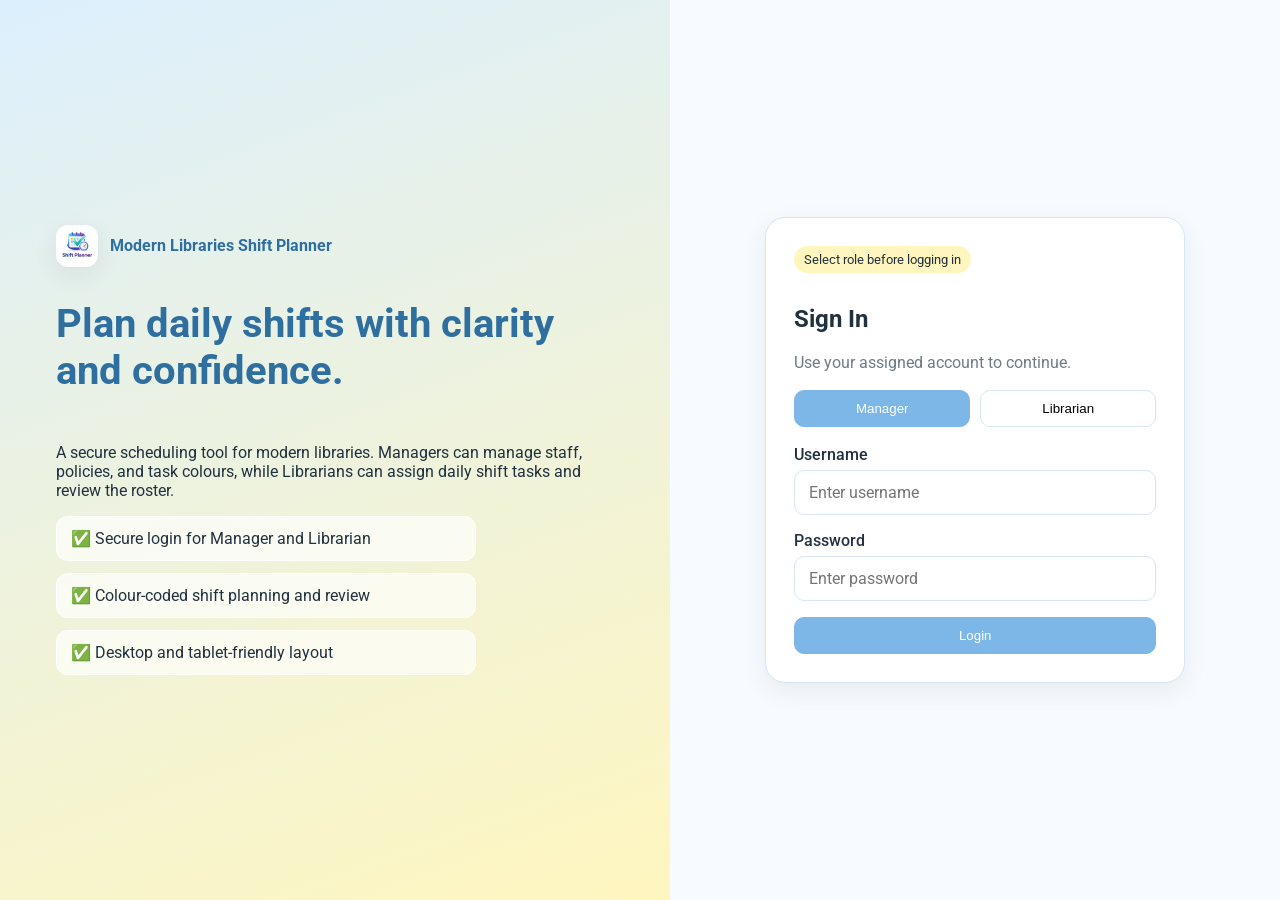
<file: src/main/resources/static/index.html>
<!DOCTYPE html>
<html lang="en">
<head>
  <meta charset="UTF-8" />
  <meta name="viewport" content="width=device-width, initial-scale=1.0" />
  <title>Shift Planner - Login</title>
  <link rel="preconnect" href="https://fonts.googleapis.com">
  <link rel="preconnect" href="https://fonts.gstatic.com" crossorigin>
  <link href="https://fonts.googleapis.com/css2?family=Roboto:wght@400;500;700&display=swap" rel="stylesheet">
  <link rel="stylesheet" href="style.css" />
</head>
<body>
  <section class="login-page">
    <div class="login-left">
      <div class="brand">
        <img src="assets/logo.jpg" alt="Shift Planner Logo" class="brand-badge" />
        <div>Modern Libraries Shift Planner</div>
      </div>

      <h1>Plan daily shifts with clarity and confidence.</h1>

      <p>
        A secure scheduling tool for modern libraries. Managers can manage staff, policies,
        and task colours, while Librarians can assign daily shift tasks and review the roster.
      </p>

      <div class="feature-list">
        <div class="feature-pill">✅ Secure login for Manager and Librarian</div>
        <div class="feature-pill">✅ Colour-coded shift planning and review</div>
        <div class="feature-pill">✅ Desktop and tablet-friendly layout</div>
      </div>
    </div>

    <div class="login-right">
      <div class="login-card">
        <div class="role-tag">Select role before logging in</div>
        <h2>Sign In</h2>
        <p class="subtle">Use your assigned account to continue.</p>

        <div id="loginError" class="error-msg">
          Incorrect credentials. Please check your username, password, and selected role.
        </div>

        <div class="role-switch">
          <button id="managerRoleBtn" class="active" type="button">Manager</button>
          <button id="librarianRoleBtn" type="button">Librarian</button>
        </div>

        <div class="form-group">
          <label for="username">Username</label>
          <input id="username" type="text" placeholder="Enter username" />
          </div>

        <div class="form-group">
          <label for="password">Password</label>
          <input id="password" type="password" placeholder="Enter password" />
          </div>

        <button class="btn btn-primary full-width" onclick="handleLogin()">Login</button>
        </div>
    </div>
  </section>

  <script src="script.js"></script>
</body>
</html>
</file>
<file: src/main/resources/static/style.css>
:root {
  --blue: #dceffd;
  --blue-strong: #7db7e8;
  --blue-dark: #2f6f9f;
  --yellow: #fff6bf;
  --yellow-strong: #f2dc6b;
  --white: #ffffff;
  --bg: #f7fbff;
  --text: #22313f;
  --muted: #6d7b88;
  --border: #d7e6f2;
  --shadow: 0 8px 24px rgba(34, 49, 63, 0.08);

  --desk: #4da3ff;
  --checkin: #f4c542;
  --picking: #4ecb71;
  --shelving: #d96df0;
  --meeting: #ff9f68;
  --lunch: #ffcf5a;
  --event: #45c7c7;
  --eventprep: #8f7cff;
  --closing: #ff7b7b;
  --training: #5f8bff;
  --block: #dad8c9;
  --bell: #ff8aa1;
  --roaming: #6ed3ff;
  --lunchcheckin: #f7b267;
  --lunchbell: #ffb3c7;
  --lunchroaming: #8ee3ef;
  --optional: #c7d2e2;
  --offsite: #444444;
}

* {
  box-sizing: border-box;
}

body {
  margin: 0;
  font-family: 'Roboto', sans-serif;
  background: var(--bg);
  color: var(--text);
}

.hidden {
  display: none;
}

.topbar {
  background: linear-gradient(90deg, var(--blue), var(--yellow));
  border-bottom: 1px solid var(--border);
  padding: 14px 24px;
  display: flex;
  justify-content: space-between;
  align-items: center;
  flex-wrap: wrap;
}

.brand {
  display: flex;
  align-items: center;
  gap: 12px;
  font-weight: 700;
  color: var(--blue-dark);
}

.brand-badge {
  width: 42px;
  height: 42px;
  border-radius: 12px;
  background: var(--white);
  display: grid;
  place-items: center;
  box-shadow: var(--shadow);
}

.nav {
  display: flex;
  gap: 8px;
  flex-wrap: wrap;
}

.container {
  max-width: 1280px;
  margin: 0 auto;
  padding: 24px;
}

.card {
  background: var(--white);
  border: 1px solid var(--border);
  border-radius: 16px;
  box-shadow: var(--shadow);
  padding: 20px;
}

.card-lite {
  background: #fbfdff;
  border: 1px solid var(--border);
  border-radius: 14px;
  padding: 16px;
  margin-bottom: 18px;
}

.section-title {
  margin: 0 0 10px;
  color: var(--blue-dark);
}

.subtle {
  color: var(--muted);
}

.login-page {
  min-height: 100vh;
  display: grid;
  grid-template-columns: 1.1fr 1fr;
}

.login-left {
  background: linear-gradient(160deg, var(--blue), var(--yellow));
  padding: 56px;
  display: flex;
  flex-direction: column;
  justify-content: center;
}

.login-left h1 {
  font-size: 40px;
  color: var(--blue-dark);
}

.login-right {
  display: grid;
  place-items: center;
  padding: 32px;
}

.login-card {
  width: 100%;
  max-width: 420px;
  background: var(--white);
  border: 1px solid var(--border);
  border-radius: 20px;
  box-shadow: var(--shadow);
  padding: 28px;
}

.feature-list {
  display: grid;
  gap: 12px;
}

.feature-pill {
  background: rgba(255,255,255,0.65);
  border: 1px solid rgba(255,255,255,0.8);
  border-radius: 12px;
  padding: 12px 14px;
  max-width: 420px;
}

.role-tag {
  display: inline-block;
  background: var(--yellow);
  padding: 6px 10px;
  border-radius: 999px;
  font-size: 13px;
  margin-bottom: 12px;
}

.role-switch {
  display: grid;
  grid-template-columns: 1fr 1fr;
  gap: 10px;
  margin: 18px 0;
}

.role-switch button.active {
  background: var(--blue-strong);
  color: white;
  border-color: var(--blue-strong);
}

.form-group {
  margin-bottom: 16px;
}

.form-grid {
  display: grid;
  grid-template-columns: repeat(2, 1fr);
  gap: 16px;
}

label {
  display: block;
  margin-bottom: 6px;
  font-weight: 500;
}

input,
textarea,
select {
  width: 100%;
  border: 1px solid var(--border);
  border-radius: 10px;
  padding: 12px 14px;
  font: inherit;
}

textarea {
  min-height: 90px;
}

button,
.btn {
  border: 1px solid var(--border);
  background: var(--white);
  border-radius: 10px;
  padding: 10px 14px;
  cursor: pointer;
  font-weight: 500;
  transition: 0.2s ease;
}

button:hover,
.btn:hover {
  transform: translateY(-1px);
  box-shadow: 0 4px 10px rgba(0,0,0,0.06);
}

.btn-primary {
  background: var(--blue-strong);
  border-color: var(--blue-strong);
  color: white;
}

.btn-warning {
  background: var(--yellow-strong);
  border-color: var(--yellow-strong);
}

.btn-danger {
  background: #fff1f1;
  border-color: #f3caca;
  color: #b94a48;
}

.full-width {
  width: 100%;
}

.error-msg {
  display: none;
  background: #fff1f1;
  border: 1px solid #f2caca;
  color: #c94b4b;
  padding: 10px 12px;
  border-radius: 10px;
  margin-bottom: 14px;
}

.hint {
  font-size: 13px;
  color: var(--muted);
  margin-top: 6px;
}

.toolbar,
.search-bar,
.actions {
  display: flex;
  justify-content: space-between;
  align-items: center;
  gap: 12px;
  flex-wrap: wrap;
  margin-bottom: 14px;
}

table {
  width: 100%;
  border-collapse: collapse;
}

th,
td {
  border-bottom: 1px solid var(--border);
  padding: 12px;
  text-align: left;
}

th {
  background: #f8fbfe;
  color: var(--blue-dark);
}

.policy-list,
.task-list {
  display: grid;
  gap: 12px;
}

.policy-item,
.task-item,
.mini-card {
  border: 1px solid var(--border);
  background: #fbfdff;
  border-radius: 12px;
  padding: 14px;
}

.task-row {
  display: grid;
  grid-template-columns: 1fr 60px;
  gap: 12px;
  align-items: center;
}

.task-color-name {
  font-weight: 600;
  color: var(--blue-dark);
}

.task-color-controls {
  display: flex;
  align-items: center;
  gap: 10px;
  justify-content: flex-end;
  flex-wrap: wrap;
}

.task-color-preview {
  width: 28px;
  height: 28px;
  border-radius: 8px;
  border: 1px solid var(--border);
  display: inline-block;
  box-shadow: inset 0 0 0 1px rgba(255,255,255,0.35);
}

.staff-name-select {
  width: 100%;
  min-width: 140px;
  border: 1px solid var(--border);
  border-radius: 10px;
  padding: 10px 12px;
  font: inherit;
  font-weight: 500;
  background: var(--white);
  color: var(--text);
}

.staff-name-select:focus {
  outline: 2px solid rgba(125, 183, 232, 0.35);
  outline-offset: 1px;
}

.calendar-wrapper {
  overflow: auto;
  border: 1px solid var(--border);
  border-radius: 16px;
  background: var(--white);
}

.calendar-table {
  min-width: 980px;
}

.calendar-table thead th {
  min-width: 140px;
}

.time-cell {
  font-weight: 500;
  min-width: 90px;
}

.calendar-table .time-cell {
  position: sticky;
  left: 0;
  width: 112px;
  min-width: 112px;
  padding: 6px 8px;
  z-index: 3;
  background: #f8fbfe;
  box-shadow: 2px 0 0 0 var(--border);
}

.calendar-table thead .time-cell {
  z-index: 5;
}

.time-cell-frame {
  display: flex;
  align-items: center;
  justify-content: flex-start;
  min-height: 36px;
  width: 100%;
  padding: 6px 8px;
  border: 1px solid var(--border);
  border-radius: 8px;
  background: var(--white);
}

.task-cell {
  min-width: 140px;
  height: 72px;
  padding: 8px;
}

.task-badge {
  height: 100%;
  width: 100%;
  border-radius: 12px;
  display: flex;
  align-items: center;
  justify-content: center;
  text-align: center;
  font-size: 13px;
  font-weight: 500;
}

.task-select {
  width: 100%;
  min-width: 110px;
  height: 44px;
  border: 1px solid var(--border);
  border-radius: 10px;
  padding: 8px 10px;
  font: inherit;
  font-weight: 500;
  color: var(--text);
  background: #fff;
}

.desk,
.task-select.desk {
  background: var(--desk);
}

.checkin,
.task-select.checkin {
  background: var(--checkin);
}

.picking,
.task-select.picking {
  background: var(--picking);
}

.shelving,
.task-select.shelving {
  background: var(--shelving);
}

.meeting,
.task-select.meeting {
  background: var(--meeting);
}

.lunch,
.task-select.lunch {
  background: var(--lunch);
}

.event,
.task-select.event {
  background: var(--event);
}

.eventprep,
.task-select.eventprep {
  background: var(--eventprep);
}

.closing,
.task-select.closing {
  background: var(--closing);
}

.training,
.task-select.training {
  background: var(--training);
}

.block,
.task-select.block {
  background: var(--block);

}

.bell,
.task-select.bell {
  background: var(--bell);
}

.roaming,
.task-select.roaming {
  background: var(--roaming);
}

.lunchcheckin,
.task-select.lunchcheckin {
  background: var(--lunchcheckin);
}

.lunchbell,
.task-select.lunchbell {
  background: var(--lunchbell);
}

.lunchroaming,
.task-select.lunchroaming {
  background: var(--lunchroaming);
}

.optional,
.task-select.optional {
  background: var(--optional);
}

.offsite,
.task-select.offsite {
    background: var(--offsite);
    color: #ffffff;
}

.daily-tasks {
  margin-top: 18px;
  display: grid;
  grid-template-columns: repeat(4, 1fr);
  gap: 12px;
}

.daily-tasks select {
  width: 100%;
  background: #fff;
}

.actions-inline {
  display: flex;
  gap: 8px;
  flex-wrap: wrap;
}

.search-bar input {
  max-width: 280px;
}

.schedule-date-row {
  display: flex;
  align-items: center;
  gap: 12px;
  flex-wrap: wrap;
  margin-bottom: 16px;
  padding: 12px 14px;
  background: #f8fbfe;
  border: 1px solid var(--border);
  border-radius: 12px;
}

.schedule-date-row label {
  margin: 0;
  font-weight: 600;
  color: var(--blue-dark);
}

.schedule-date-row input[type="date"] {
  width: auto;
  min-width: 180px;
  background: var(--white);
}

.schedule-date-row .btn {
  white-space: nowrap;
}

 .schedule-actions-group {
  display: inline-flex;
  align-items: center;
  gap: 8px;
}

.save-to-wrap {
  position: relative;
  display: inline-flex;
  align-items: center;
}

.save-to-date-popup-anchor {
  position: absolute;
  left: calc(100% + 8px);
  top: 50%;
  transform: translateY(-50%);
  width: 1px;
  min-width: 1px;
  height: 1px;
  padding: 0;
  border: 0;
  opacity: 0;
}

.modal-overlay {
  position: fixed;
  inset: 0;
  background: rgba(34, 49, 63, 0.4);
  display: flex;
  align-items: center;
  justify-content: center;
  padding: 20px;
  z-index: 1000;
}

.modal-overlay.hidden {
  display: none;
}

.modal-card {
  width: min(680px, 100%);
  max-height: 80vh;
  overflow: hidden;
  background: var(--white);
  border: 1px solid var(--border);
  border-radius: 14px;
  box-shadow: var(--shadow);
  display: flex;
  flex-direction: column;
}

.modal-header-row {
  display: flex;
  align-items: center;
  justify-content: space-between;
  gap: 12px;
  padding: 16px 16px 10px;
  border-bottom: 1px solid var(--border);
}

.modal-header-row h3 {
  margin: 0;
  color: var(--blue-dark);
}

.auto-rule-top-actions {
  display: flex;
  gap: 12px;
  flex-wrap: wrap;
  padding: 12px 16px;
  border-bottom: 1px solid var(--border);
}

.auto-rule-toggle {
  display: inline-flex;
  align-items: center;
  justify-content: space-between;
  min-width: 160px;
  gap: 12px;
  margin: 0;
  padding: 10px 12px;
  border: 1px solid var(--border);
  border-radius: 10px;
  background: #f8fbfe;
}

.auto-rule-confirm-toggle {
  background: #fff8d6;
}

.auto-rule-toggle.is-loading {
  opacity: 0.75;
  cursor: wait;
}

.auto-rule-list {
  overflow: auto;
  padding: 10px 16px 16px;
  display: grid;
  gap: 8px;
}

.auto-rule-item {
  display: flex;
  align-items: stretch;
  justify-content: flex-start;
  gap: 14px;
  margin: 0;
  padding: 10px 12px;
  border: 1px solid var(--border);
  border-radius: 10px;
  background: #fbfdff;
  cursor: pointer;
}

.auto-rule-item-checkframe {
  width: 42px;
  min-width: 42px;
  border: 0px solid var(--border);
  border-radius: 8px;
  background: var(--white);
  display: inline-flex;
  align-items: center;
  justify-content: center;
  align-self: center;
}

.auto-rule-item-checkframe input[type="checkbox"] {
  width: 18px;
  height: 18px;
  margin: 0;
}

.auto-rule-item-content {
  flex: 1;
  display: inline-flex;
  align-items: center;
  min-height: 42px;
  color: var(--text);
}

#shiftHeaderRow .time-cell .btn {
  width: 100%;
  min-width: 0;
  max-width: none;
  padding: 8px 10px;
}

#shiftHeaderRow th,
#reviewHeaderRow th {
  vertical-align: top;
}

.staff-header {
  display: flex;
  flex-direction: column;
  gap: 8px;
  align-items: stretch;
}

.staff-header-name {
  font-weight: 700;
  line-height: 1.3;
  color: var(--blue-dark);
  word-break: break-word;
  align-self: center;
}

 

@media (max-width: 900px) {
  .login-page {
    grid-template-columns: 1fr;
  }

  .form-grid {
    grid-template-columns: 1fr;
  }
}

@media (max-width: 700px) {
  .daily-tasks {
    grid-template-columns: 1fr 1fr;
  }

  .staff-header-name {
    font-size: 13px;
  }

 
  .calendar-table thead th {
    min-width: 120px;
  }
}

@media (max-width: 600px) {
  .schedule-date-row {
    align-items: flex-start;
    flex-direction: column;
  }

  .schedule-date-row input[type="date"] {
    width: 100%;
  }

  .schedule-date-row .btn {
    width: 100%;
  }
}

@media (max-width: 500px) {
  .daily-tasks {
    grid-template-columns: 1fr;
  }
}

@media print {
  body {
    background: white;
  }

  .topbar,
  .nav,
  .schedule-date-row,
  .notes-area label {
    display: none !important;
  }

 
  .container {
    max-width: 100%;
    margin: 0;
    padding: 0;
  }

  .card {
    box-shadow: none;
    border: none;
    padding: 0;
    margin: 0;
  }

  .calendar-wrapper {
    overflow: visible;
    border: 1px solid #ccc;
    border-radius: 0;
  }

  .calendar-table {
    min-width: 100%;
  }

  .task-select {
    border: none;
    background: transparent;
    font-weight: 500;
    appearance: none;
    -webkit-appearance: none;
    padding: 0;
  }

  .daily-tasks {
    margin-top: 20px;
    grid-template-columns: repeat(2, 1fr);
  }

  .mini-card {
    break-inside: avoid;
    page-break-inside: avoid;
  }

  textarea {
    border: 1px solid #ccc;
    min-height: 80px;
    background: transparent;
    font-weight: 500;
  }
}
</file>
